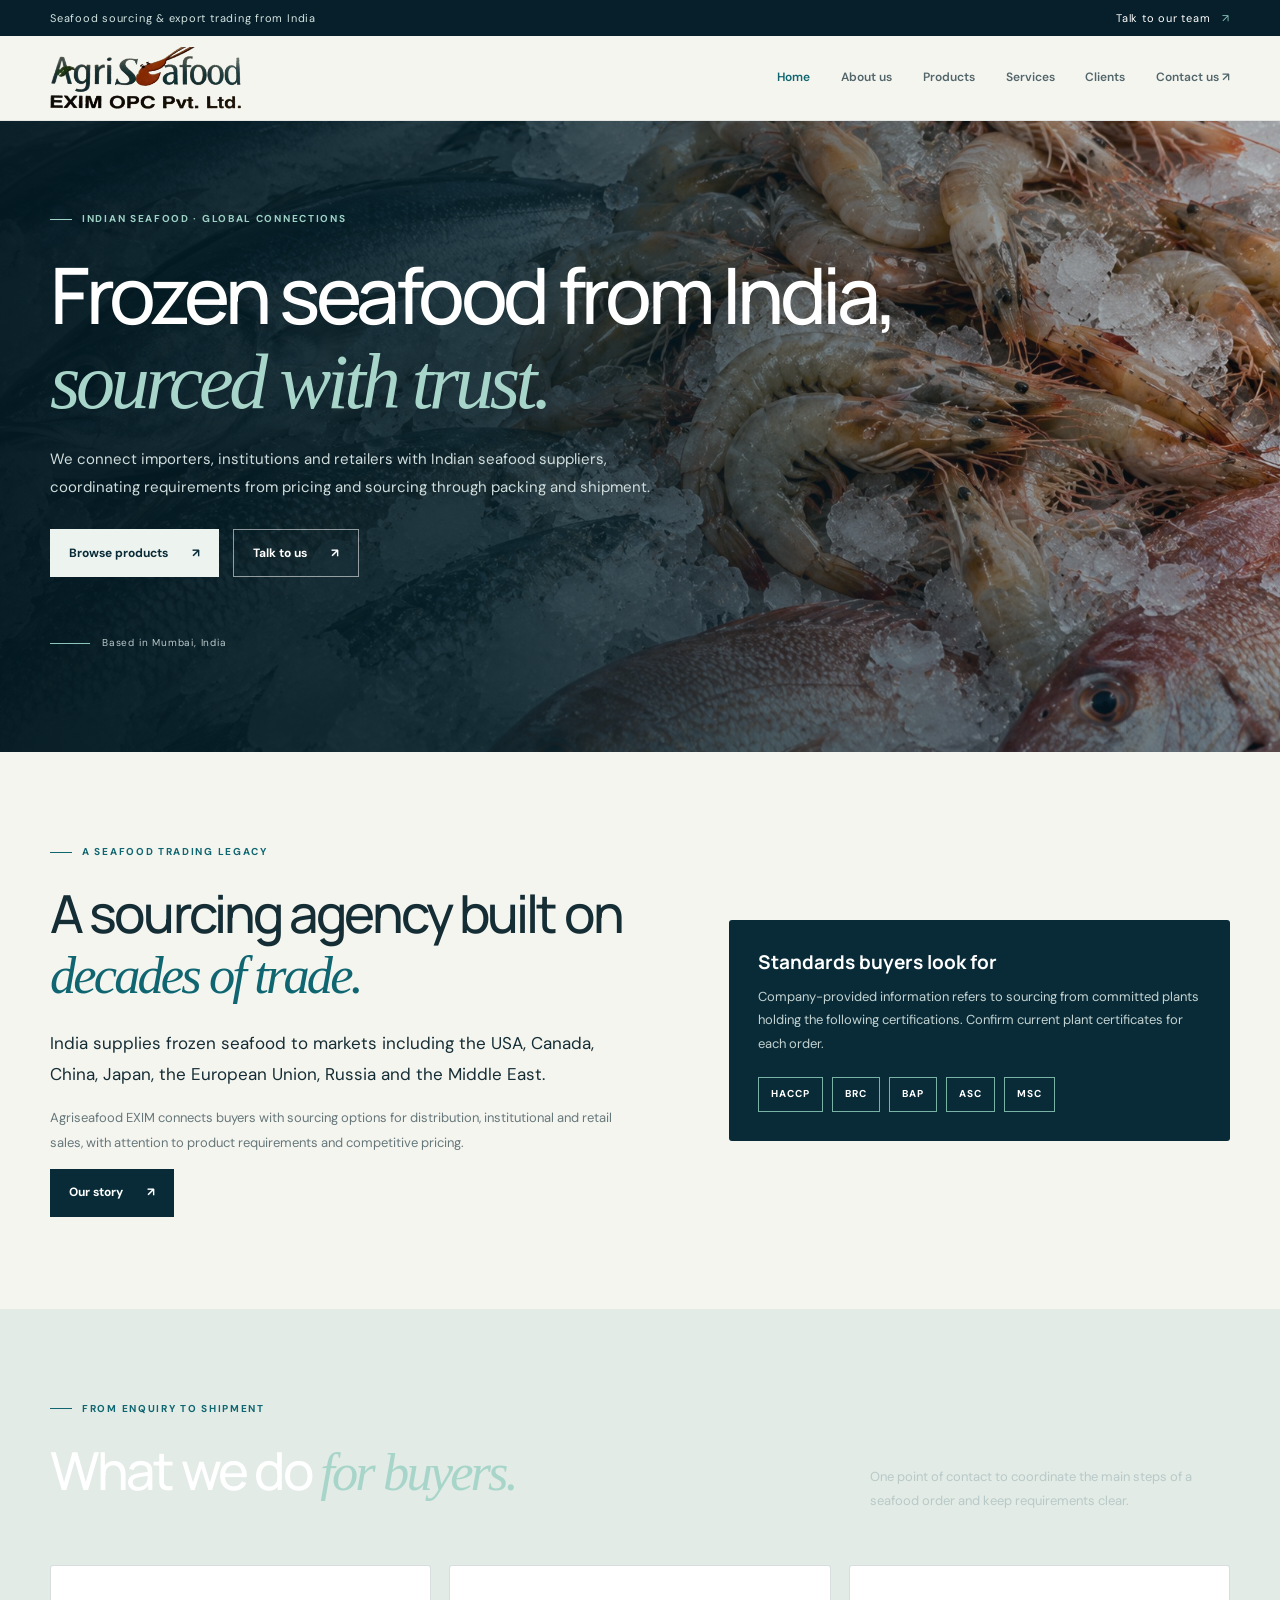
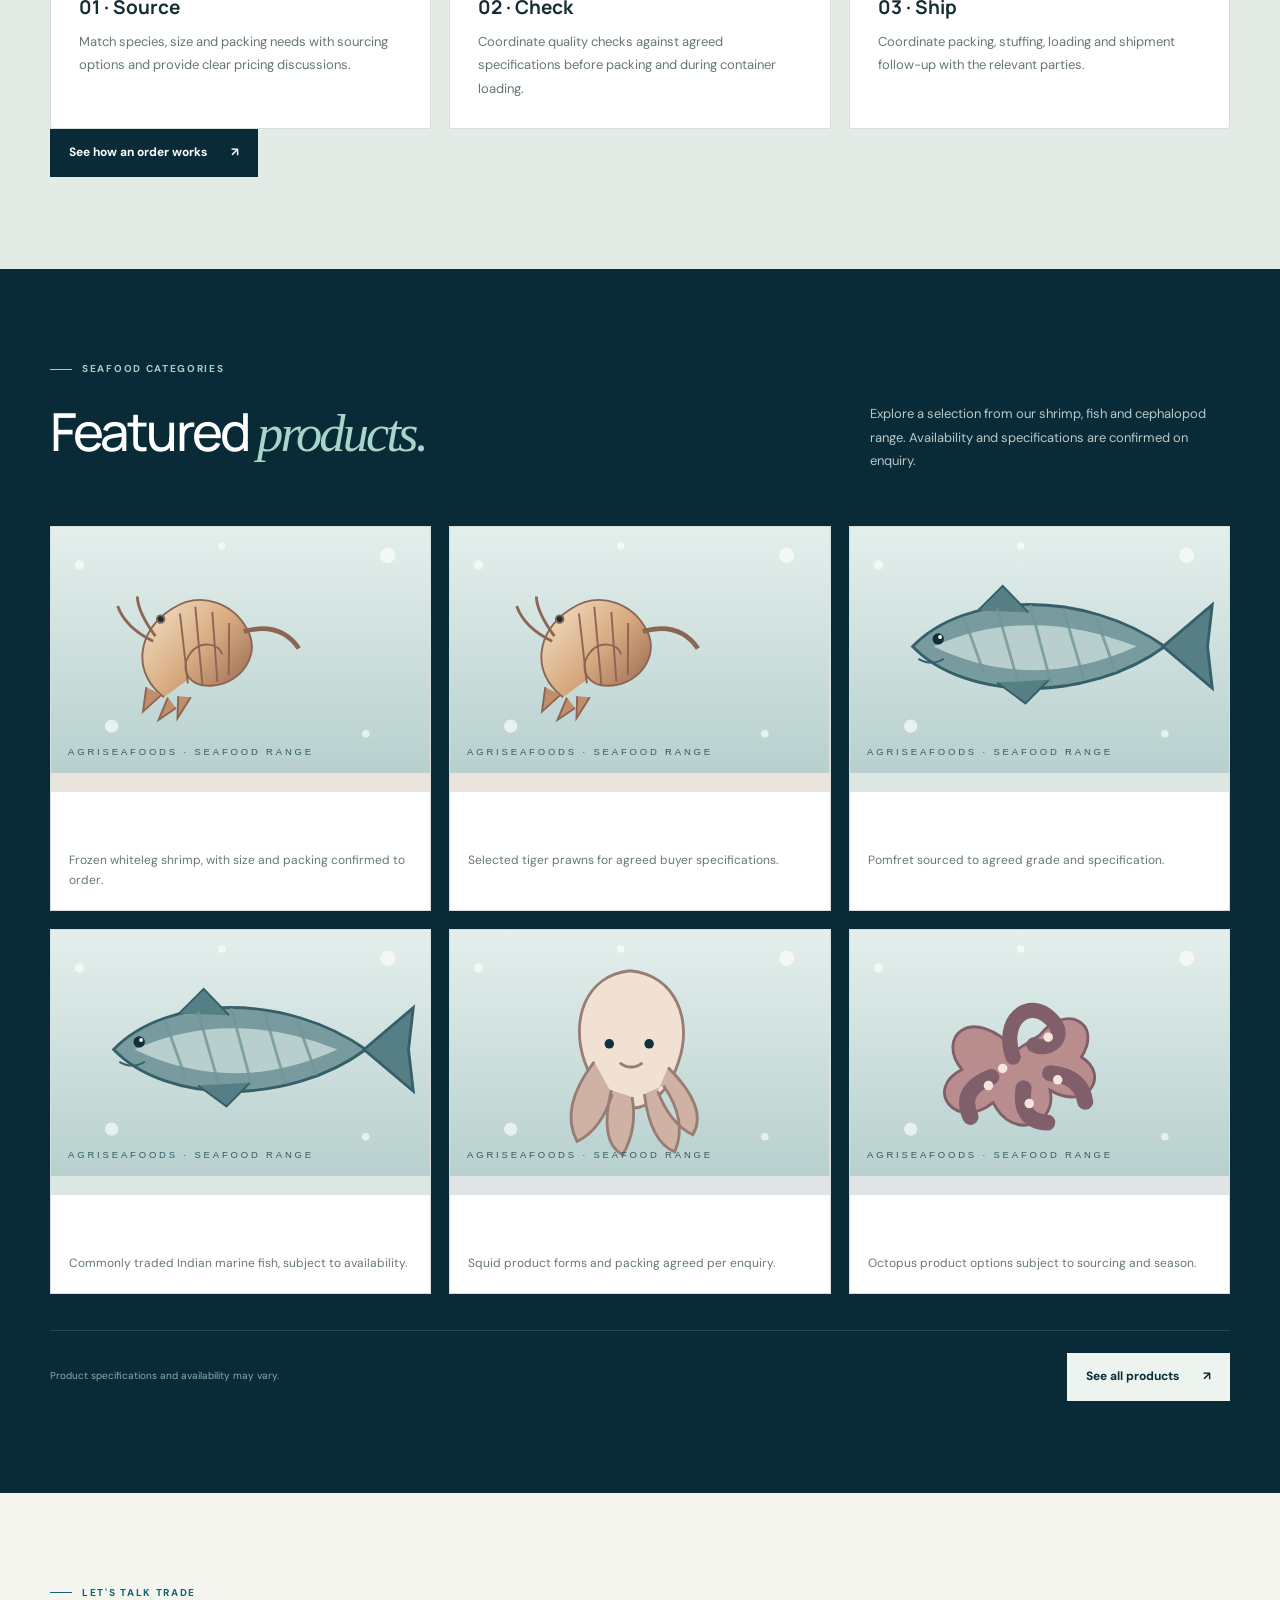
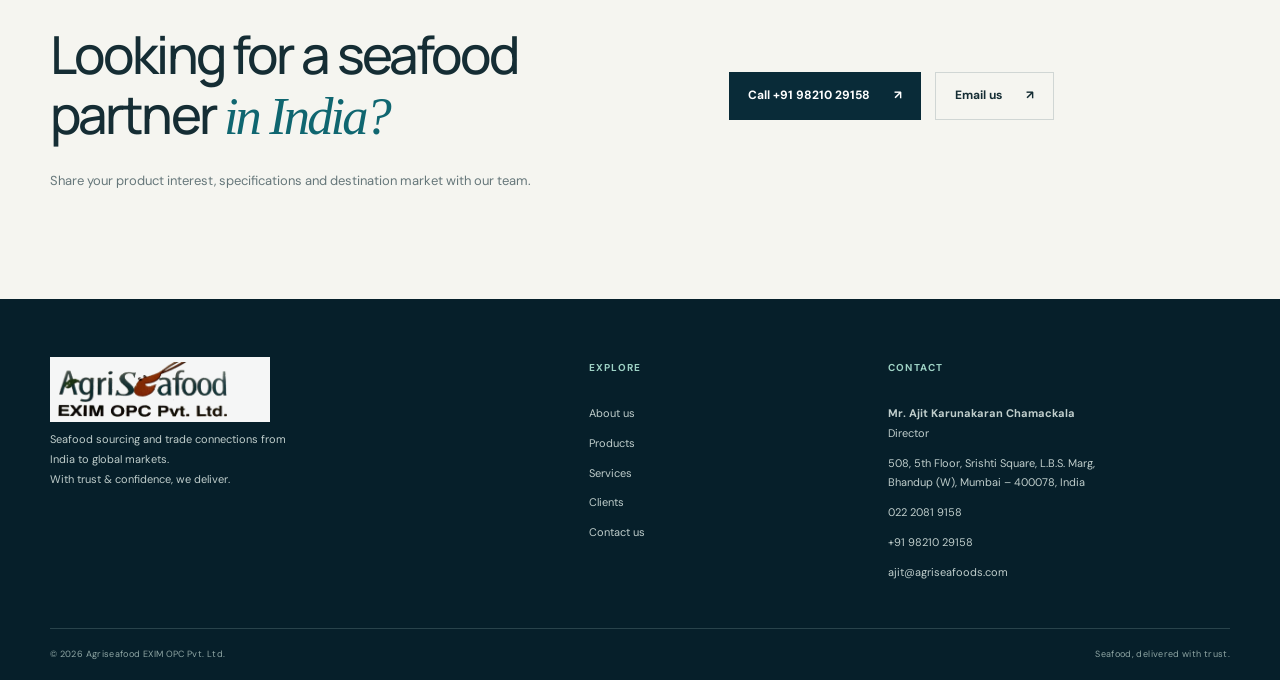
<file: index.html>
<!DOCTYPE html><html lang="en"><head><meta charset="utf-8"><meta name="viewport" content="width=device-width, initial-scale=1"><title>Agriseafood EXIM OPC Pvt. Ltd. | Frozen Seafood Sourcing from India</title><meta name="description" content="Frozen seafood sourcing agency in Mumbai. Shrimp, fish and cephalopods from Indian suppliers."><link rel="stylesheet" href="style.css"><script src="art.js" defer></script><script src="main.js" defer></script></head><body><div id="site-header"></div><main>
<section class="hero"><div class="hero-image" style="background-image:linear-gradient(90deg,rgba(3,25,34,.3),rgba(4,31,40,.1)),url('seafood-hero.jpg')"></div><div class="hero-shade"></div><div class="container hero-content"><p class="eyebrow light"><span></span> INDIAN SEAFOOD · GLOBAL CONNECTIONS</p><h1>Frozen seafood from India,<br><em>sourced with trust.</em></h1><p class="hero-copy">We connect importers, institutions and retailers with Indian seafood suppliers, coordinating requirements from pricing and sourcing through packing and shipment.</p><div class="hero-actions"><a class="button button-light" href="products.html">Browse products <span>↗</span></a><a class="button button-ghost" href="contact.html">Talk to us <span>↗</span></a></div><div class="hero-note"><span class="note-line"></span><span>Based in Mumbai, India</span></div></div></section>
<section class="section-pad"><div class="container two"><div><p class="eyebrow"><span></span> A SEAFOOD TRADING LEGACY</p><h2>A sourcing agency built on <em>decades of trade.</em></h2><p class="lead">India supplies frozen seafood to markets including the USA, Canada, China, Japan, the European Union, Russia and the Middle East.</p><p class="muted">Agriseafood EXIM connects buyers with sourcing options for distribution, institutional and retail sales, with attention to product requirements and competitive pricing.</p><div class="btns"><a class="button button-dark" href="about.html">Our story <span>↗</span></a></div></div><div class="box tint"><h3>Standards buyers look for</h3><p>Company-provided information refers to sourcing from committed plants holding the following certifications. Confirm current plant certificates for each order.</p><div class="badges"><span>HACCP</span><span>BRC</span><span>BAP</span><span>ASC</span><span>MSC</span></div></div></div></section>
<section class="section-pad alt"><div class="container"><div class="section-heading"><div><p class="eyebrow"><span></span> FROM ENQUIRY TO SHIPMENT</p><h2>What we do <em>for buyers.</em></h2></div><p>One point of contact to coordinate the main steps of a seafood order and keep requirements clear.</p></div><div class="three"><div class="box"><h3>01 · Source</h3><p>Match species, size and packing needs with sourcing options and provide clear pricing discussions.</p></div><div class="box"><h3>02 · Check</h3><p>Coordinate quality checks against agreed specifications before packing and during container loading.</p></div><div class="box"><h3>03 · Ship</h3><p>Coordinate packing, stuffing, loading and shipment follow-up with the relevant parties.</p></div></div><div class="btns"><a class="button button-dark" href="services.html">See how an order works <span>↗</span></a></div></div></section>
<section class="section-pad dark-section"><div class="container"><div class="section-heading"><div><p class="eyebrow light"><span></span> SEAFOOD CATEGORIES</p><h2>Featured <em>products.</em></h2></div><p>Explore a selection from our shrimp, fish and cephalopod range. Availability and specifications are confirmed on enquiry.</p></div><div class="pgrid" data-products="featured"></div><div class="products-bottom"><span>Product specifications and availability may vary.</span><a class="button button-light" href="products.html">See all products <span>↗</span></a></div></div></section>
<section class="section-pad"><div class="container two"><div><p class="eyebrow"><span></span> LET'S TALK TRADE</p><h2>Looking for a seafood partner <em>in India?</em></h2><p class="muted">Share your product interest, specifications and destination market with our team.</p></div><div class="btns"><a class="button button-dark" href="tel:+919821029158">Call +91 98210 29158 <span>↗</span></a><a class="button" style="border:1px solid var(--line)" href="mailto:ajit@agriseafoods.com">Email us <span>↗</span></a></div></div></section>
</main><div id="site-footer"></div></body></html>
</file>
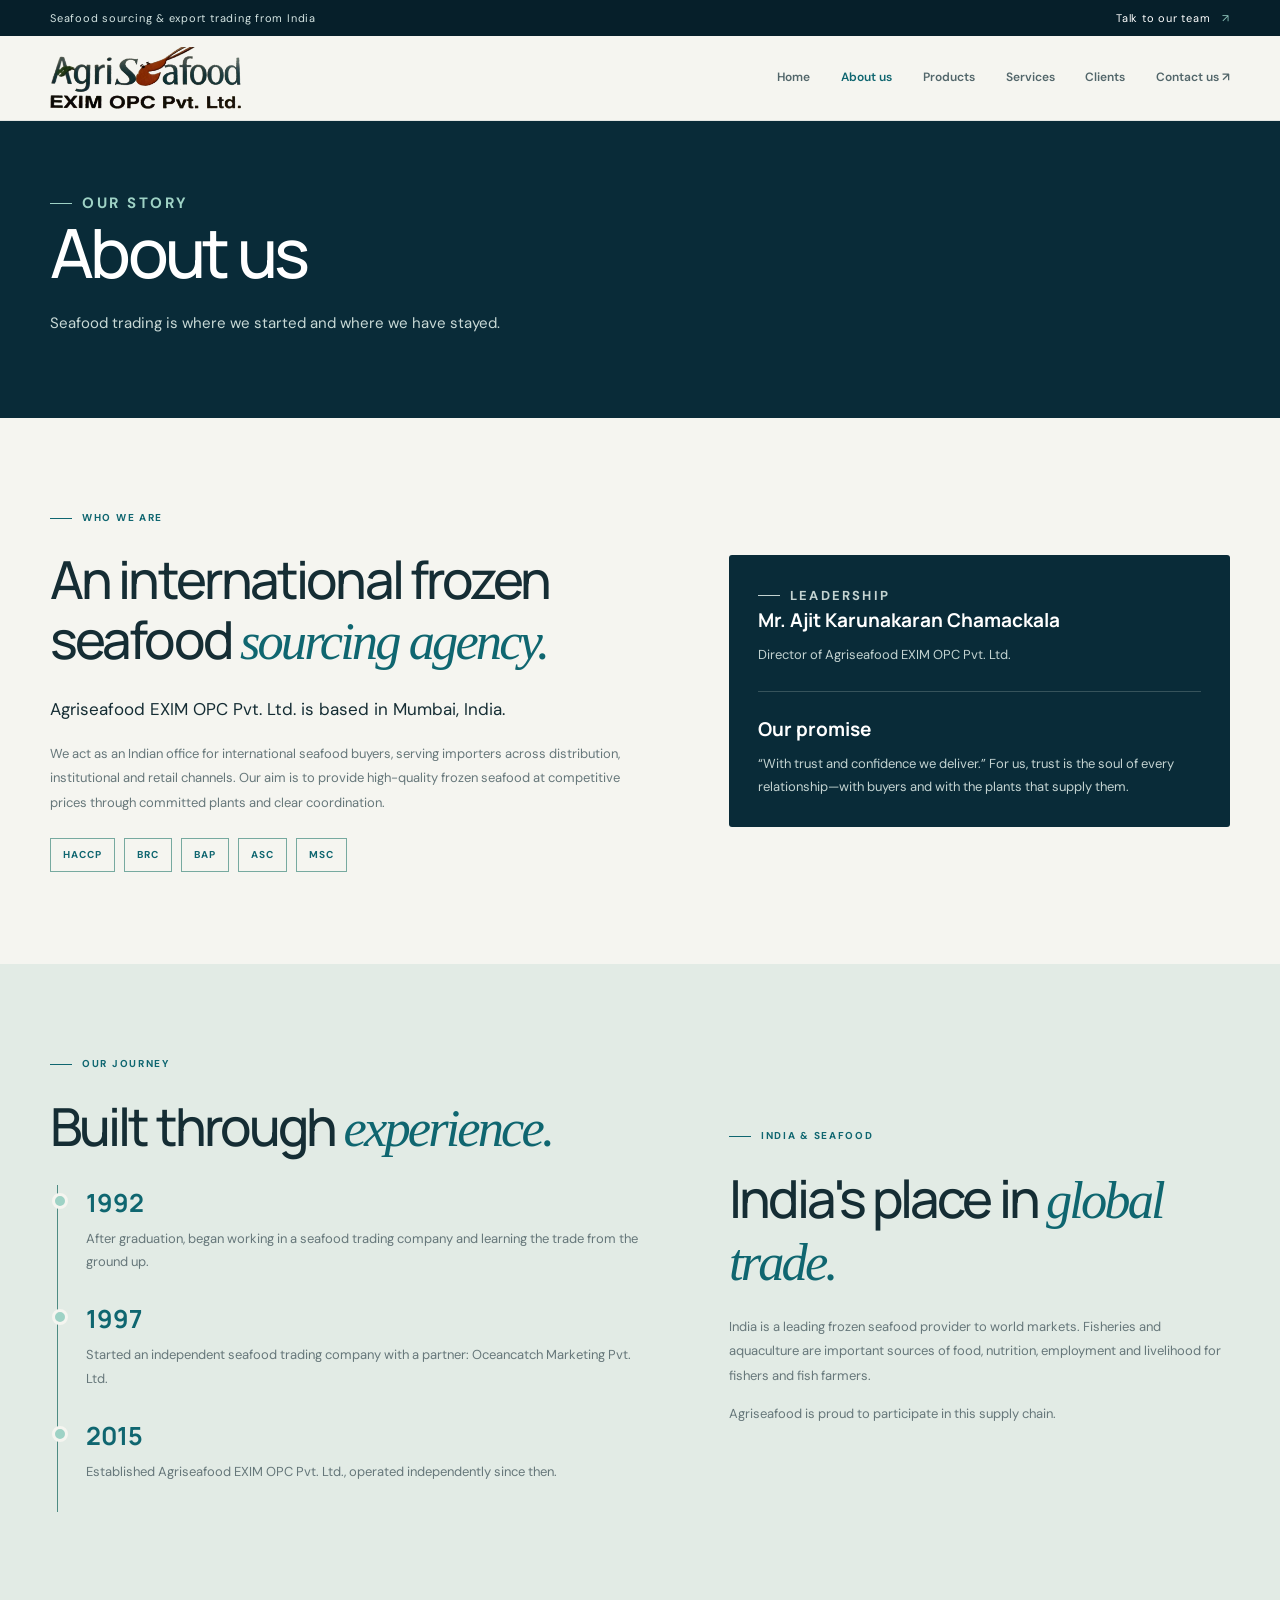
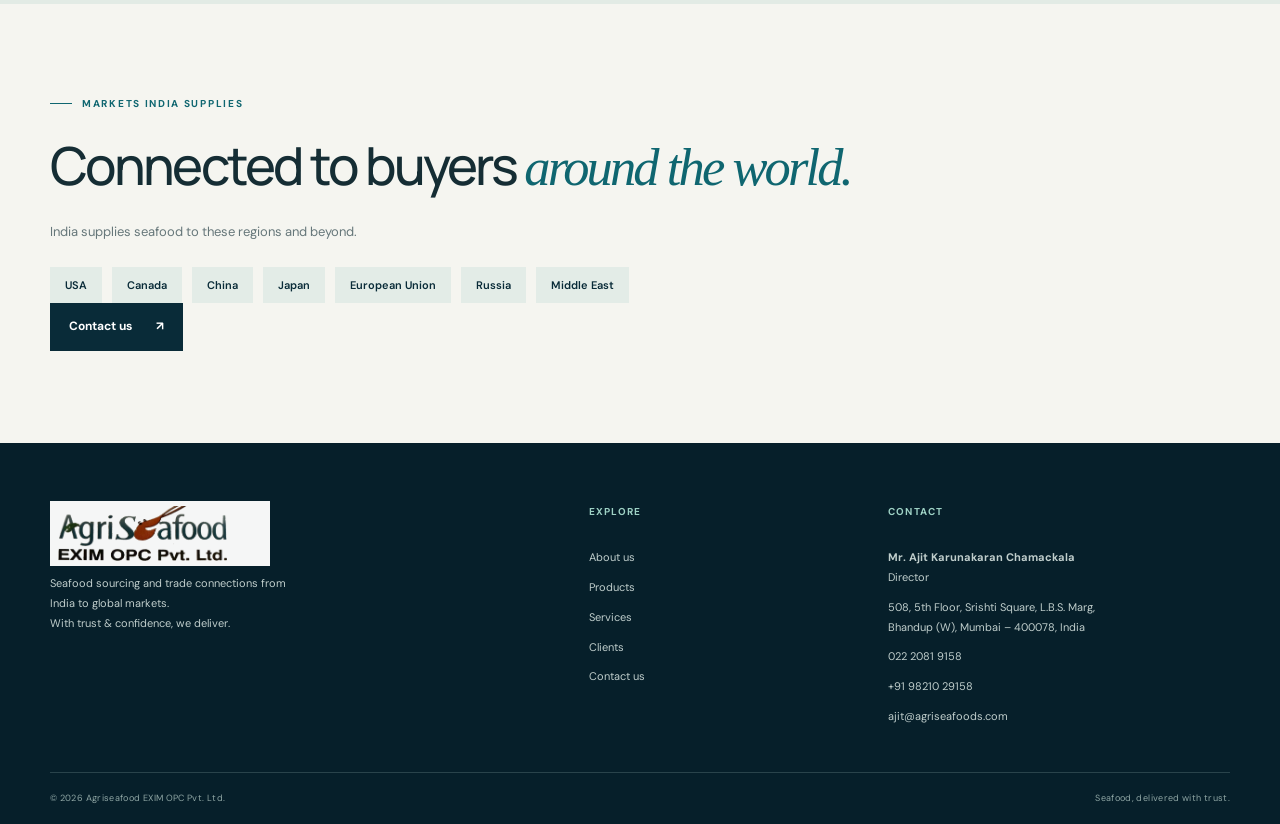
<file: about.html>
<!DOCTYPE html><html lang="en"><head><meta charset="utf-8"><meta name="viewport" content="width=device-width, initial-scale=1"><title>About Us | Agriseafood EXIM OPC Pvt. Ltd.</title><link rel="stylesheet" href="style.css"><script src="art.js" defer></script><script src="main.js" defer></script></head><body><div id="site-header"></div><main>
<section class="phero"><div class="container"><p class="eyebrow light"><span></span> OUR STORY</p><h1>About us</h1><p>Seafood trading is where we started and where we have stayed.</p></div></section>
<section class="section-pad"><div class="container two"><div><p class="eyebrow"><span></span> WHO WE ARE</p><h2>An international frozen seafood <em>sourcing agency.</em></h2><p class="lead">Agriseafood EXIM OPC Pvt. Ltd. is based in Mumbai, India.</p><p class="muted">We act as an Indian office for international seafood buyers, serving importers across distribution, institutional and retail channels. Our aim is to provide high-quality frozen seafood at competitive prices through committed plants and clear coordination.</p><div class="badges"><span>HACCP</span><span>BRC</span><span>BAP</span><span>ASC</span><span>MSC</span></div></div><div class="box tint"><p class="eyebrow light"><span></span> LEADERSHIP</p><h3>Mr. Ajit Karunakaran Chamackala</h3><p>Director of Agriseafood EXIM OPC Pvt. Ltd.</p><hr style="border:0;border-top:1px solid #36535b;margin:24px 0"><h3>Our promise</h3><p>“With trust and confidence we deliver.” For us, trust is the soul of every relationship—with buyers and with the plants that supply them.</p></div></div></section>
<section class="section-pad alt"><div class="container two"><div><p class="eyebrow"><span></span> OUR JOURNEY</p><h2>Built through <em>experience.</em></h2><div class="timeline"><div class="timeline-item"><strong>1992</strong><p>After graduation, began working in a seafood trading company and learning the trade from the ground up.</p></div><div class="timeline-item"><strong>1997</strong><p>Started an independent seafood trading company with a partner: Oceancatch Marketing Pvt. Ltd.</p></div><div class="timeline-item"><strong>2015</strong><p>Established Agriseafood EXIM OPC Pvt. Ltd., operated independently since then.</p></div></div></div><div><p class="eyebrow"><span></span> INDIA & SEAFOOD</p><h2>India's place in <em>global trade.</em></h2><p class="muted">India is a leading frozen seafood provider to world markets. Fisheries and aquaculture are important sources of food, nutrition, employment and livelihood for fishers and fish farmers.</p><p class="muted">Agriseafood is proud to participate in this supply chain.</p></div></div></section>
<section class="section-pad"><div class="container"><p class="eyebrow"><span></span> MARKETS INDIA SUPPLIES</p><h2>Connected to buyers <em>around the world.</em></h2><p class="muted">India supplies seafood to these regions and beyond.</p><div class="countries"><span>USA</span><span>Canada</span><span>China</span><span>Japan</span><span>European Union</span><span>Russia</span><span>Middle East</span></div><div class="btns"><a class="button button-dark" href="contact.html">Contact us <span>↗</span></a></div></div></section>
</main><div id="site-footer"></div></body></html>
</file>
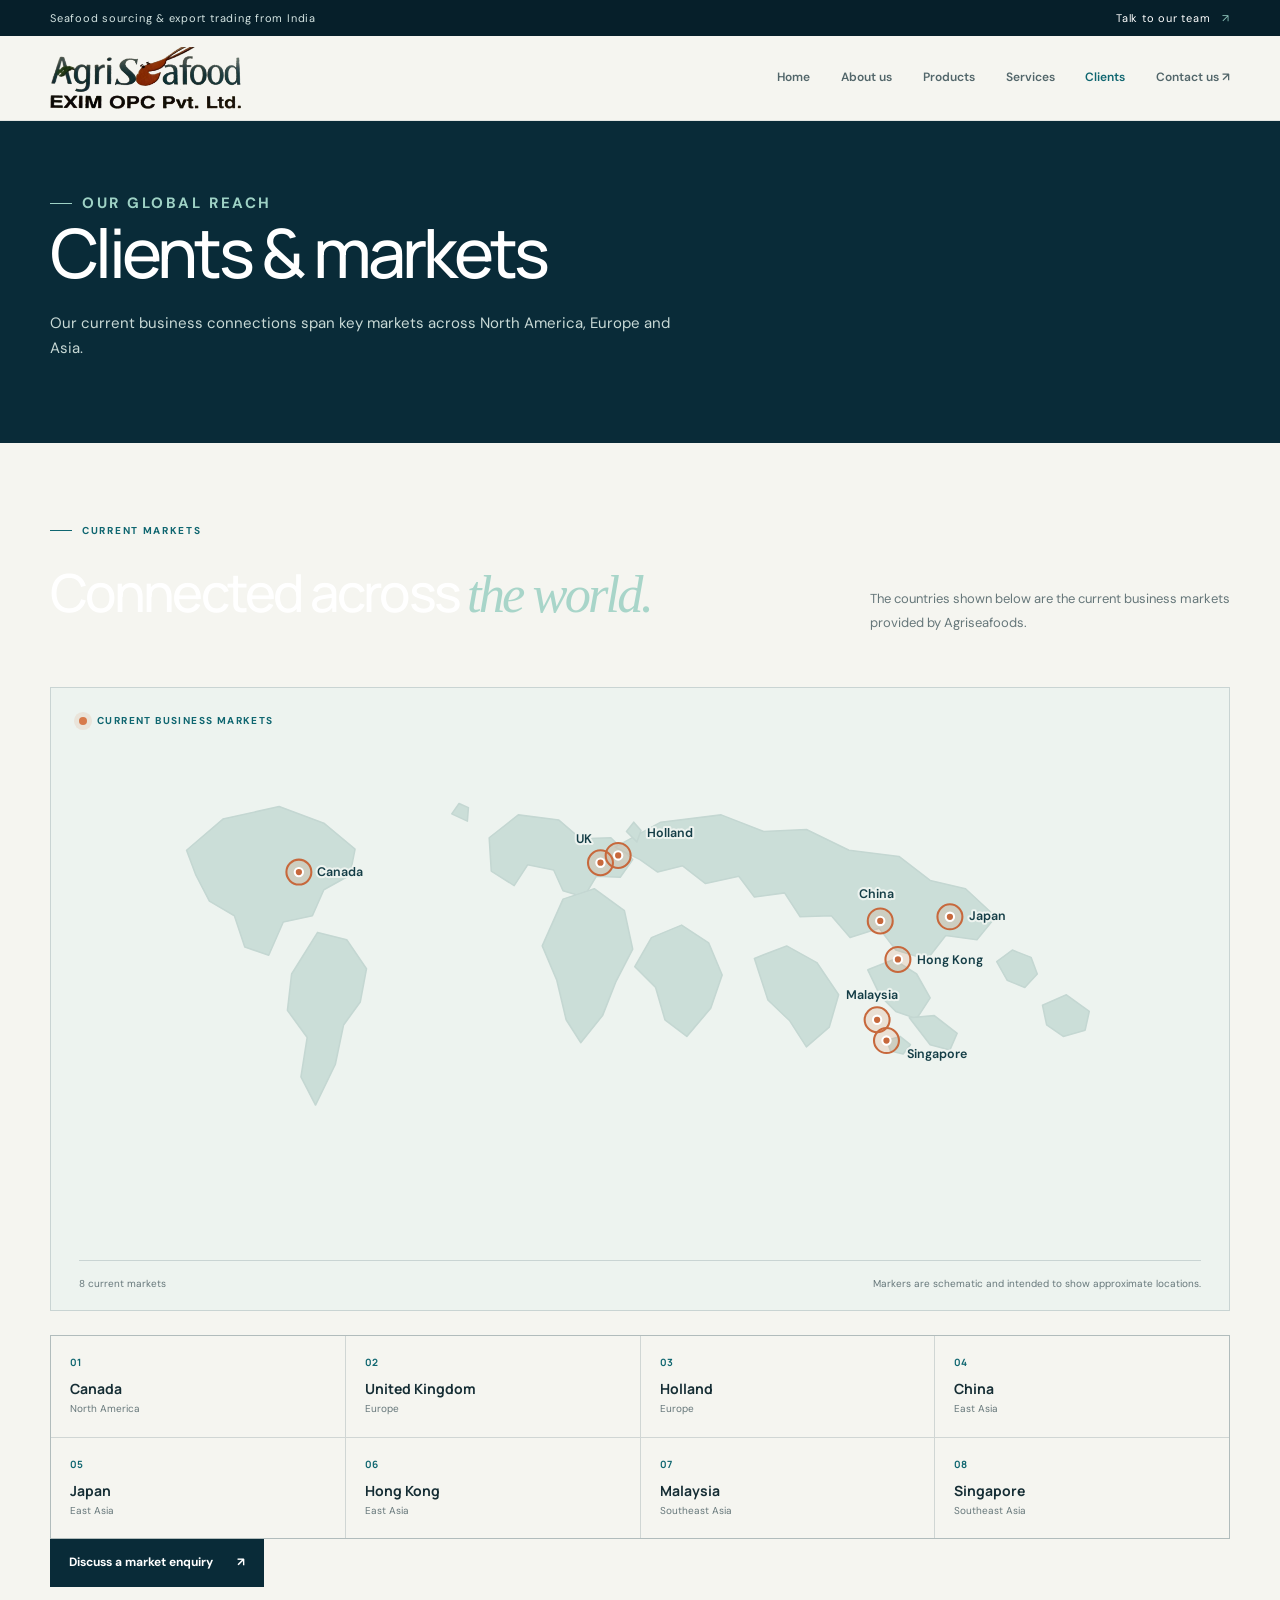
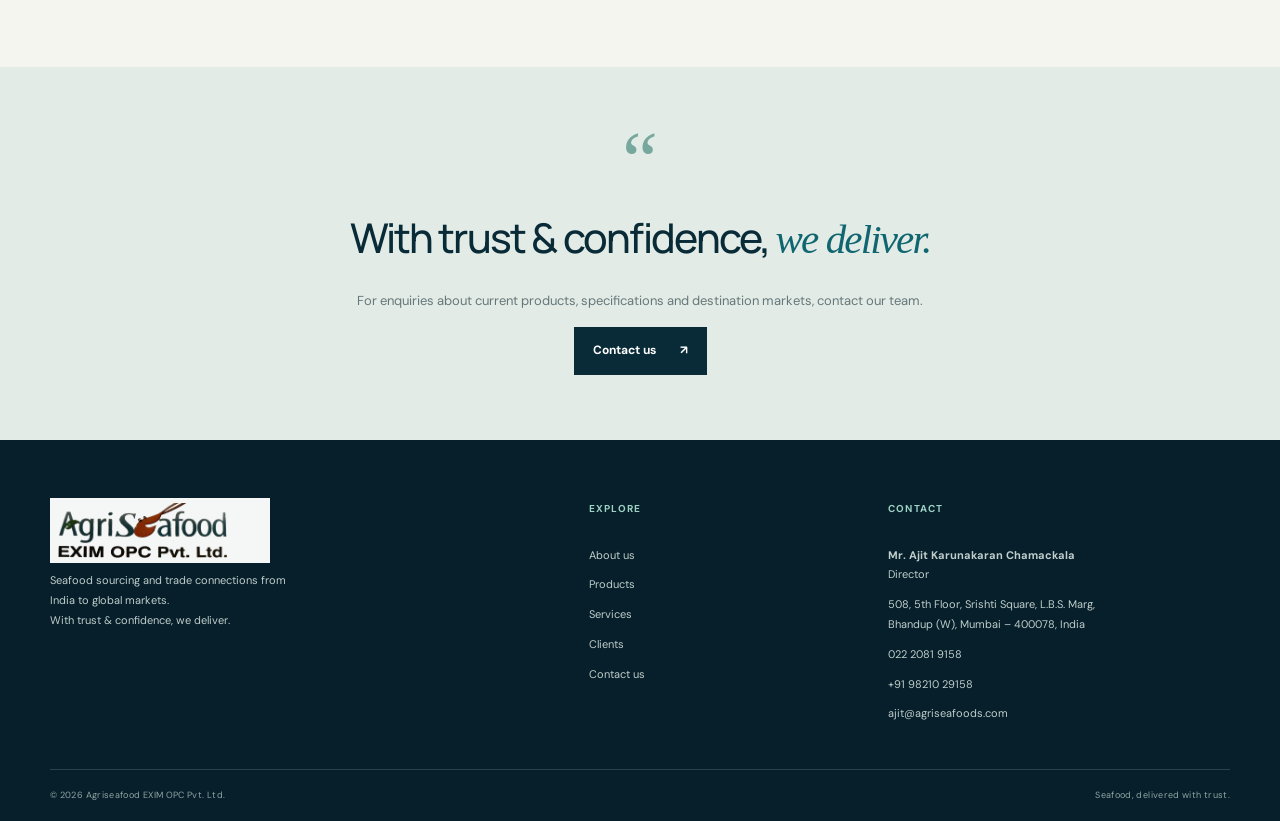
<file: clients.html>
<!DOCTYPE html><html lang="en"><head><meta charset="utf-8"><meta name="viewport" content="width=device-width, initial-scale=1"><title>Clients & Markets | Agriseafood EXIM OPC Pvt. Ltd.</title><link rel="stylesheet" href="style.css"><script src="art.js" defer></script><script src="main.js" defer></script></head><body><div id="site-header"></div><main>
<section class="phero"><div class="container"><p class="eyebrow light"><span></span> OUR GLOBAL REACH</p><h1>Clients & markets</h1><p>Our current business connections span key markets across North America, Europe and Asia.</p></div></section>
<section class="page-section"><div class="container"><div class="section-heading clients-heading"><div><p class="eyebrow"><span></span> CURRENT MARKETS</p><h2>Connected across <em>the world.</em></h2></div><p class="clients-description">The countries shown below are the current business markets provided by Agriseafoods.</p></div>
<div class="world-map-panel"><div class="map-label"><span class="map-dot"></span> CURRENT BUSINESS MARKETS</div><svg class="world-map" viewBox="0 0 1000 500" role="img" aria-labelledby="mapTitle mapDesc"><title id="mapTitle">Agriseafoods current business markets</title><desc id="mapDesc">A stylized world map with markers for Canada, the United Kingdom, Holland, China, Japan, Hong Kong, Malaysia and Singapore.</desc>
<g class="land" stroke="#c4d7d2" stroke-width="1.5" stroke-linejoin="round">
<path d="M64 106 L99 76 153 64 196 80 226 105 221 130 196 144 185 169 157 175 143 207 120 199 110 169 86 155 73 130Z"/><path d="M190 185 L218 192 237 220 231 252 215 274 207 312 188 351 174 324 180 286 161 260 165 225Z"/>
<path d="M355 94 L383 72 422 77 443 95 472 94 493 115 481 132 458 131 446 151 426 145 417 125 392 120 379 140 357 126Z"/><path d="M426 153 L456 143 485 164 493 201 477 232 464 265 443 291 429 269 420 231 406 198Z"/>
<path d="M476 103 L520 79 578 72 619 88 660 86 701 106 749 112 779 135 813 143 842 170 824 192 794 188 776 211 746 202 730 181 702 190 684 169 654 170 639 147 610 151 595 131 563 138 541 121 517 127 500 115Z"/>
<path d="M511 190 L540 178 566 195 579 226 568 258 545 285 524 269 515 238 495 218Z"/><path d="M610 210 L641 198 670 214 691 245 682 276 660 295 644 270 623 250Z"/>
<path d="M719 221 L744 211 766 225 779 248 766 268 746 261 731 246Z"/><path d="M759 267 L783 265 805 282 798 298 779 293Z"/>
<path d="M843 213 L858 202 876 209 882 225 870 238 853 231Z"/><path d="M887 255 L910 245 932 261 928 279 907 285 891 274Z"/>
<path d="M319 71 L326 61 335 65 334 78Z"/><path d="M487 88 L494 79 501 87 497 98Z"/><path d="M737 289 L750 285 760 293 753 302 741 299Z"/>
</g>
<!-- approximate country locations; the markers are intentionally schematic, not borders -->
<g class="map-markers"><g class="map-marker" transform="translate(172 127)"><circle r="12"/><circle class="core" r="4"/><text x="17" y="4">Canada</text></g><g class="map-marker" transform="translate(462 118)"><circle r="12"/><circle class="core" r="4"/><text x="-16" y="-19" text-anchor="middle">UK</text></g><g class="map-marker" transform="translate(479 111)"><circle r="12"/><circle class="core" r="4"/><text x="28" y="-18">Holland</text></g><g class="map-marker" transform="translate(731 174)"><circle r="12"/><circle class="core" r="4"/><text x="-4" y="-22" text-anchor="middle">China</text></g><g class="map-marker" transform="translate(798 170)"><circle r="12"/><circle class="core" r="4"/><text x="18" y="3">Japan</text></g><g class="map-marker" transform="translate(748 211)"><circle r="12"/><circle class="core" r="4"/><text x="18" y="4">Hong Kong</text></g><g class="map-marker" transform="translate(728 269)"><circle r="12"/><circle class="core" r="4"/><text x="-5" y="-20" text-anchor="middle">Malaysia</text></g><g class="map-marker" transform="translate(737 289)"><circle r="12"/><circle class="core" r="4"/><text x="20" y="17">Singapore</text></g></g>
</svg><div class="map-foot"><span>8 current markets</span><span>Markers are schematic and intended to show approximate locations.</span></div></div>
<div class="market-list"><div><span class="market-index">01</span><strong>Canada</strong><small>North America</small></div><div><span class="market-index">02</span><strong>United Kingdom</strong><small>Europe</small></div><div><span class="market-index">03</span><strong>Holland</strong><small>Europe</small></div><div><span class="market-index">04</span><strong>China</strong><small>East Asia</small></div><div><span class="market-index">05</span><strong>Japan</strong><small>East Asia</small></div><div><span class="market-index">06</span><strong>Hong Kong</strong><small>East Asia</small></div><div><span class="market-index">07</span><strong>Malaysia</strong><small>Southeast Asia</small></div><div><span class="market-index">08</span><strong>Singapore</strong><small>Southeast Asia</small></div></div>
<div class="btns"><a class="button button-dark" href="contact.html">Discuss a market enquiry <span>↗</span></a></div></div></section>
<section class="quote-band"><div class="container"><div class="quote-mark">“</div><blockquote>With trust & confidence, <em>we deliver.</em></blockquote><p class="muted" style="margin-inline:auto">For enquiries about current products, specifications and destination markets, contact our team.</p><div class="btns" style="justify-content:center"><a class="button button-dark" href="contact.html">Contact us <span>↗</span></a></div></div></section>
</main><div id="site-footer"></div></body></html>
</file>
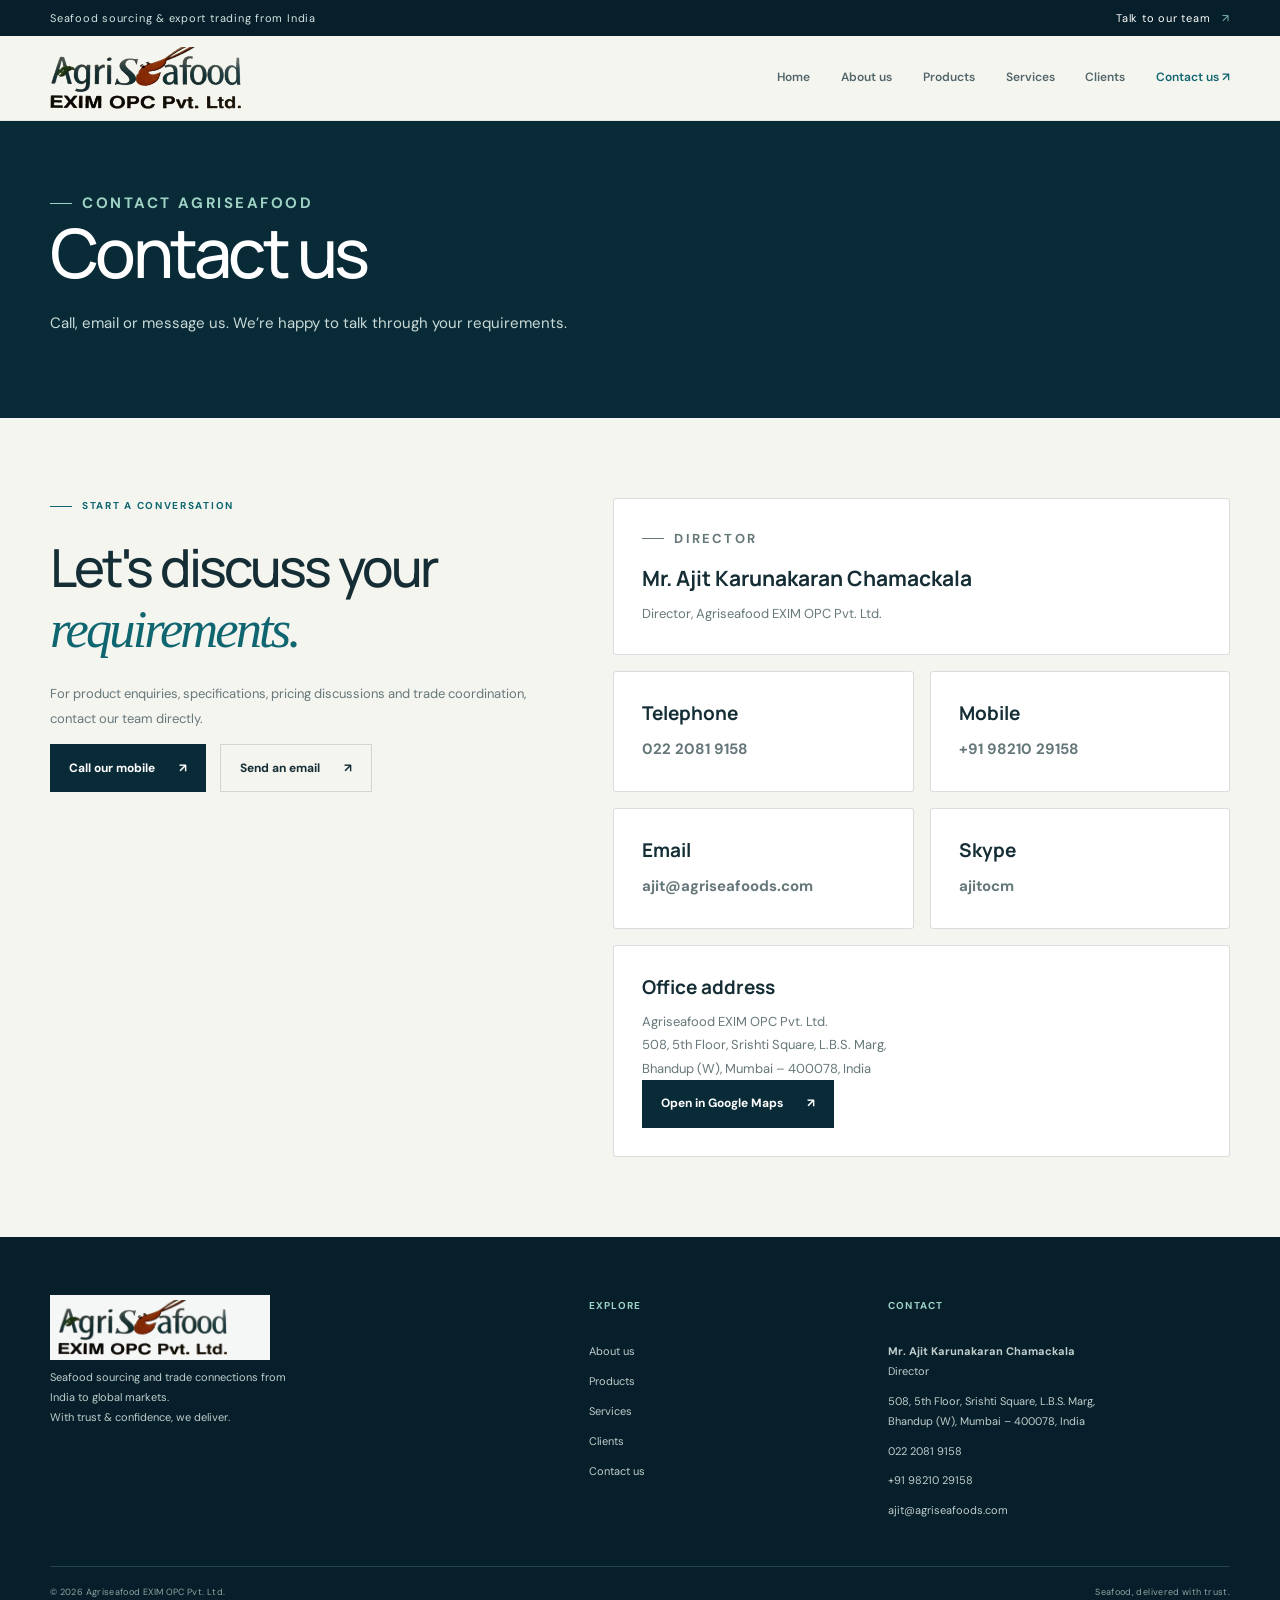
<file: contact.html>
<!DOCTYPE html><html lang="en"><head><meta charset="utf-8"><meta name="viewport" content="width=device-width, initial-scale=1"><title>Contact | Agriseafood EXIM OPC Pvt. Ltd.</title><link rel="stylesheet" href="style.css"><script src="art.js" defer></script><script src="main.js" defer></script></head><body><div id="site-header"></div><main>
<section class="phero"><div class="container"><p class="eyebrow light"><span></span> CONTACT AGRISEAFOOD</p><h1>Contact us</h1><p>Call, email or message us. We’re happy to talk through your requirements.</p></div></section>
<section class="page-section"><div class="container contact-layout"><div><p class="eyebrow"><span></span> START A CONVERSATION</p><h2>Let's discuss your <em>requirements.</em></h2><p class="muted">For product enquiries, specifications, pricing discussions and trade coordination, contact our team directly.</p><div class="btns"><a class="button button-dark" href="tel:+919821029158">Call our mobile <span>↗</span></a><a class="button" style="border:1px solid var(--line)" href="mailto:ajit@agriseafoods.com">Send an email <span>↗</span></a></div></div><div><div class="box director-box" style="margin-bottom:16px"><p class="eyebrow"><span></span> DIRECTOR</p><h3>Mr. Ajit Karunakaran Chamackala</h3><p>Director, Agriseafood EXIM OPC Pvt. Ltd.</p></div><div class="contact-grid"><div class="box"><h3>Telephone</h3><p><a href="tel:+912220819158">022 2081 9158</a></p></div><div class="box"><h3>Mobile</h3><p><a href="tel:+919821029158">+91 98210 29158</a></p></div><div class="box"><h3>Email</h3><p><a href="mailto:ajit@agriseafoods.com">ajit@agriseafoods.com</a></p></div><div class="box"><h3>Skype</h3><p><a href="skype:ajitocm?chat">ajitocm</a></p></div></div><div class="box" style="margin-top:16px"><h3>Office address</h3><p>Agriseafood EXIM OPC Pvt. Ltd.<br>508, 5th Floor, Srishti Square, L.B.S. Marg,<br>Bhandup (W), Mumbai – 400078, India</p><div class="btns"><a class="button button-dark" target="_blank" rel="noopener" href="https://www.google.com/maps/search/?api=1&query=Srishti+Square+LBS+Marg+Bhandup+West+Mumbai+400078">Open in Google Maps <span>↗</span></a></div></div></div></div></section>
</main><div id="site-footer"></div></body></html>
</file>
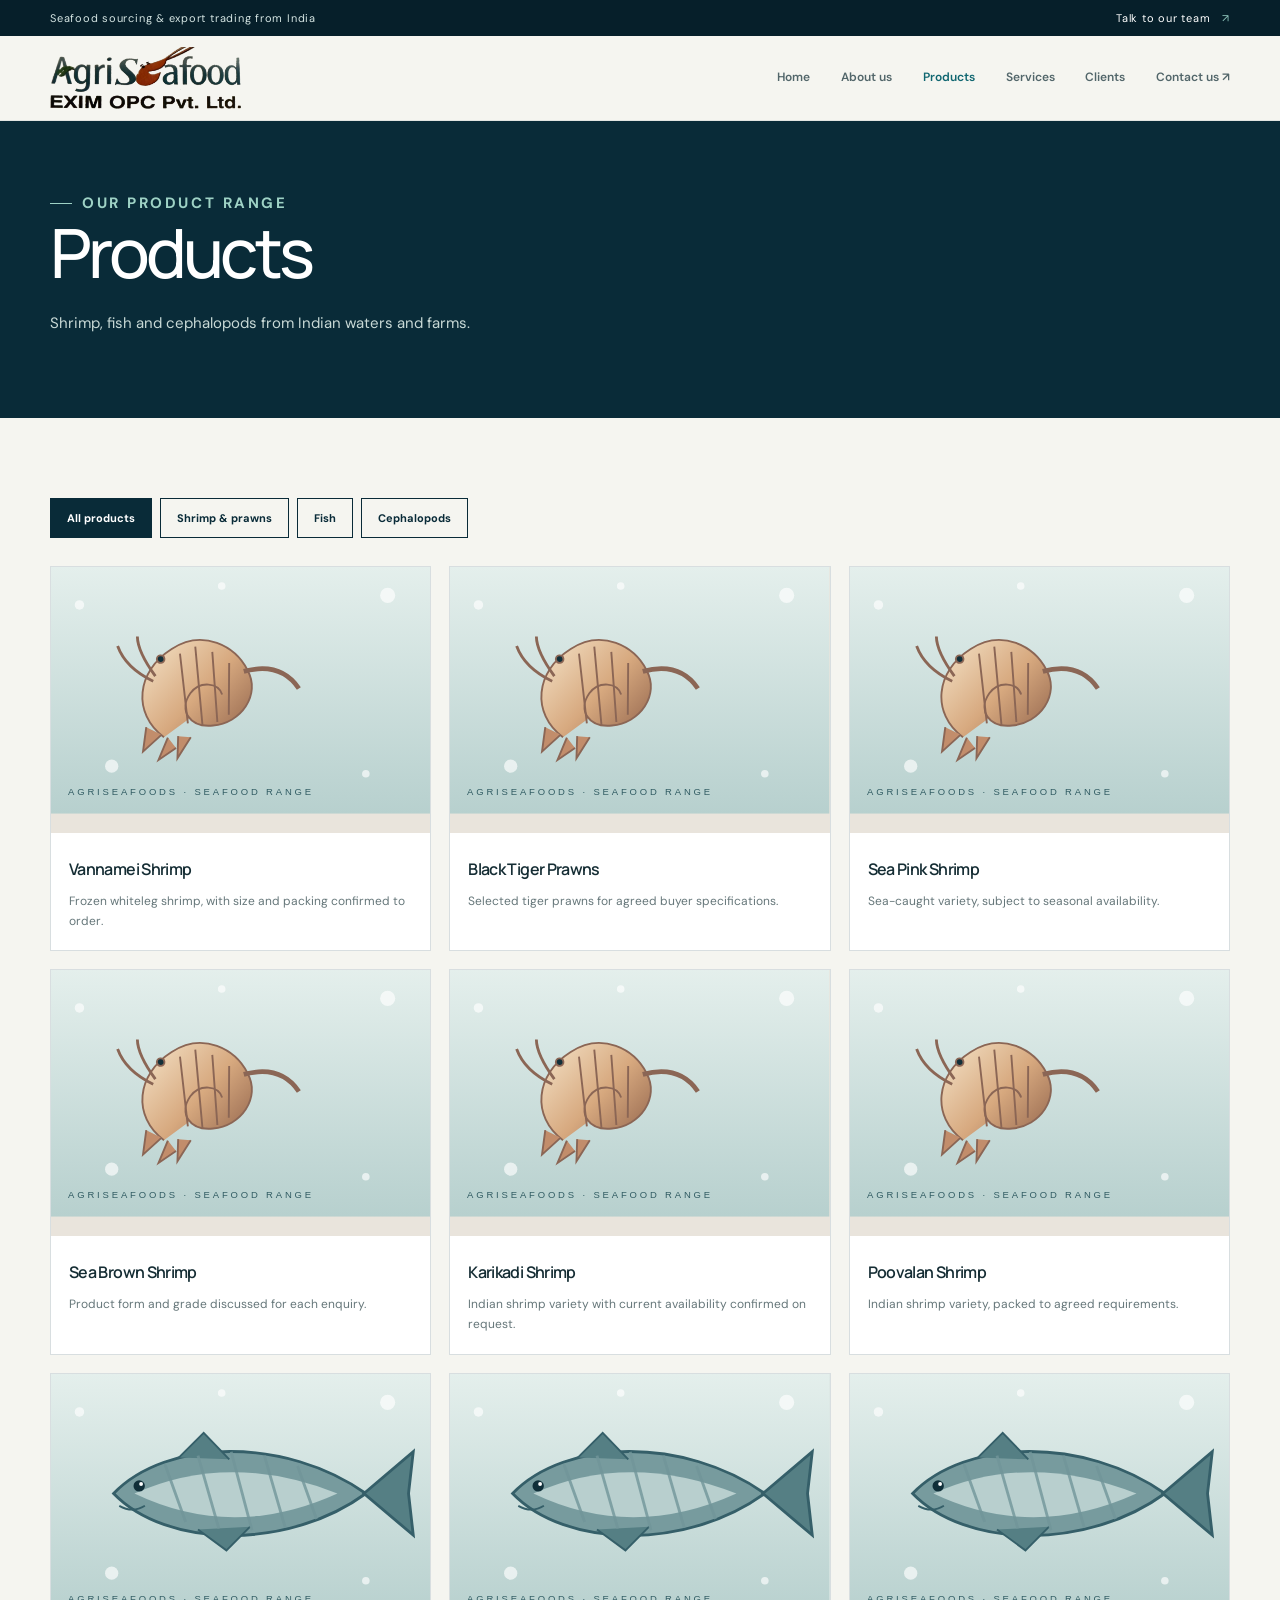
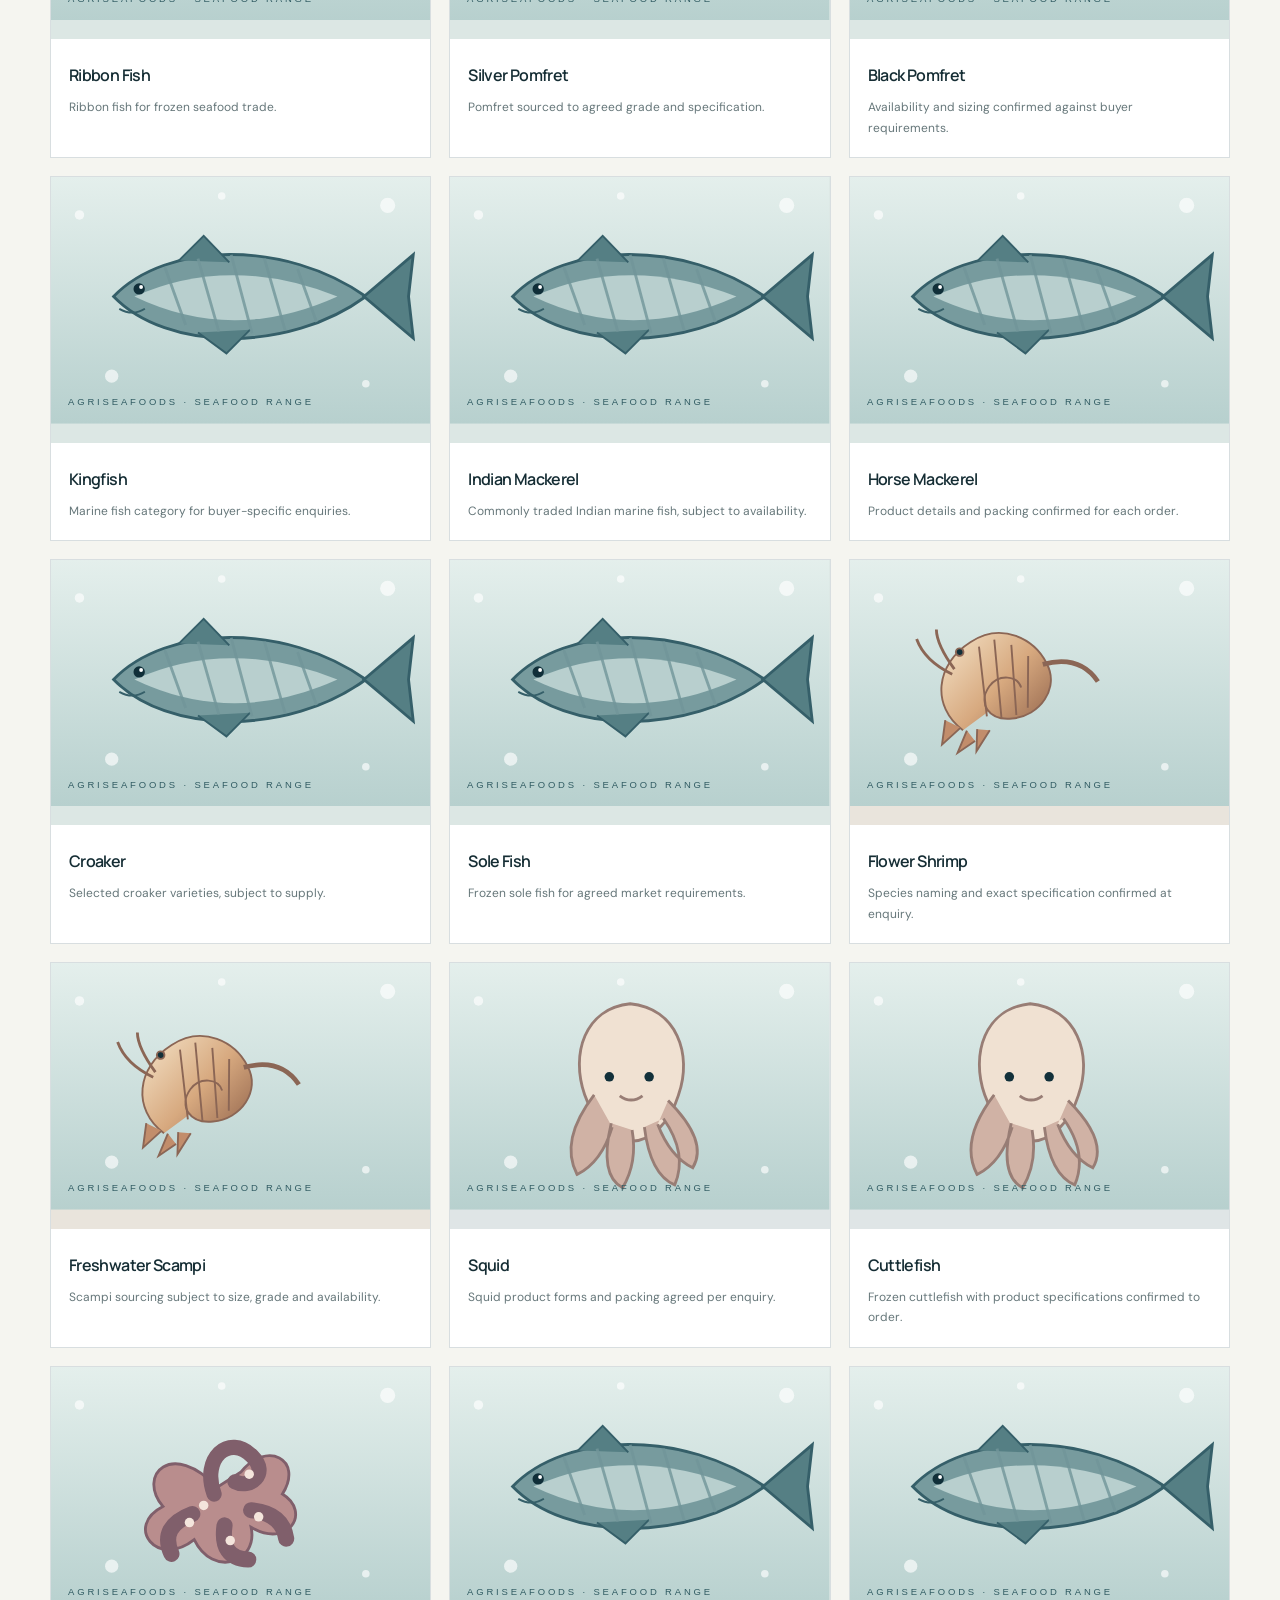
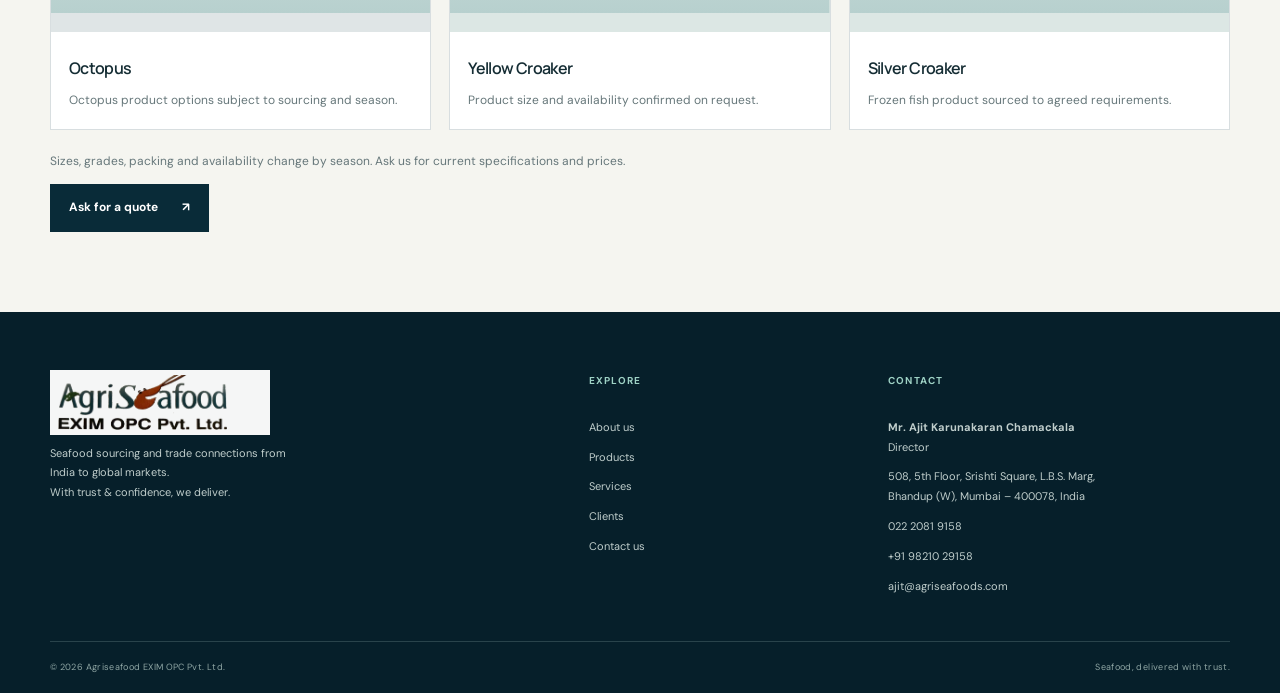
<file: products.html>
<!DOCTYPE html><html lang="en"><head><meta charset="utf-8"><meta name="viewport" content="width=device-width, initial-scale=1"><title>Products | Agriseafood EXIM OPC Pvt. Ltd.</title><link rel="stylesheet" href="style.css"><script src="art.js" defer></script><script src="main.js" defer></script></head><body><div id="site-header"></div><main>
<section class="phero"><div class="container"><p class="eyebrow light"><span></span> OUR PRODUCT RANGE</p><h1>Products</h1><p>Shrimp, fish and cephalopods from Indian waters and farms.</p></div></section>
<section class="page-section"><div class="container"><div class="filters" role="group" aria-label="Filter products"><button data-f="all" aria-pressed="true">All products</button><button data-f="shrimp" aria-pressed="false">Shrimp & prawns</button><button data-f="fish" aria-pressed="false">Fish</button><button data-f="cephalopod" aria-pressed="false">Cephalopods</button></div><div class="pgrid" data-products="all"></div><p class="note">Sizes, grades, packing and availability change by season. Ask us for current specifications and prices.</p><div class="btns"><a class="button button-dark" href="contact.html">Ask for a quote <span>↗</span></a></div></div></section>
</main><div id="site-footer"></div></body></html>
</file>
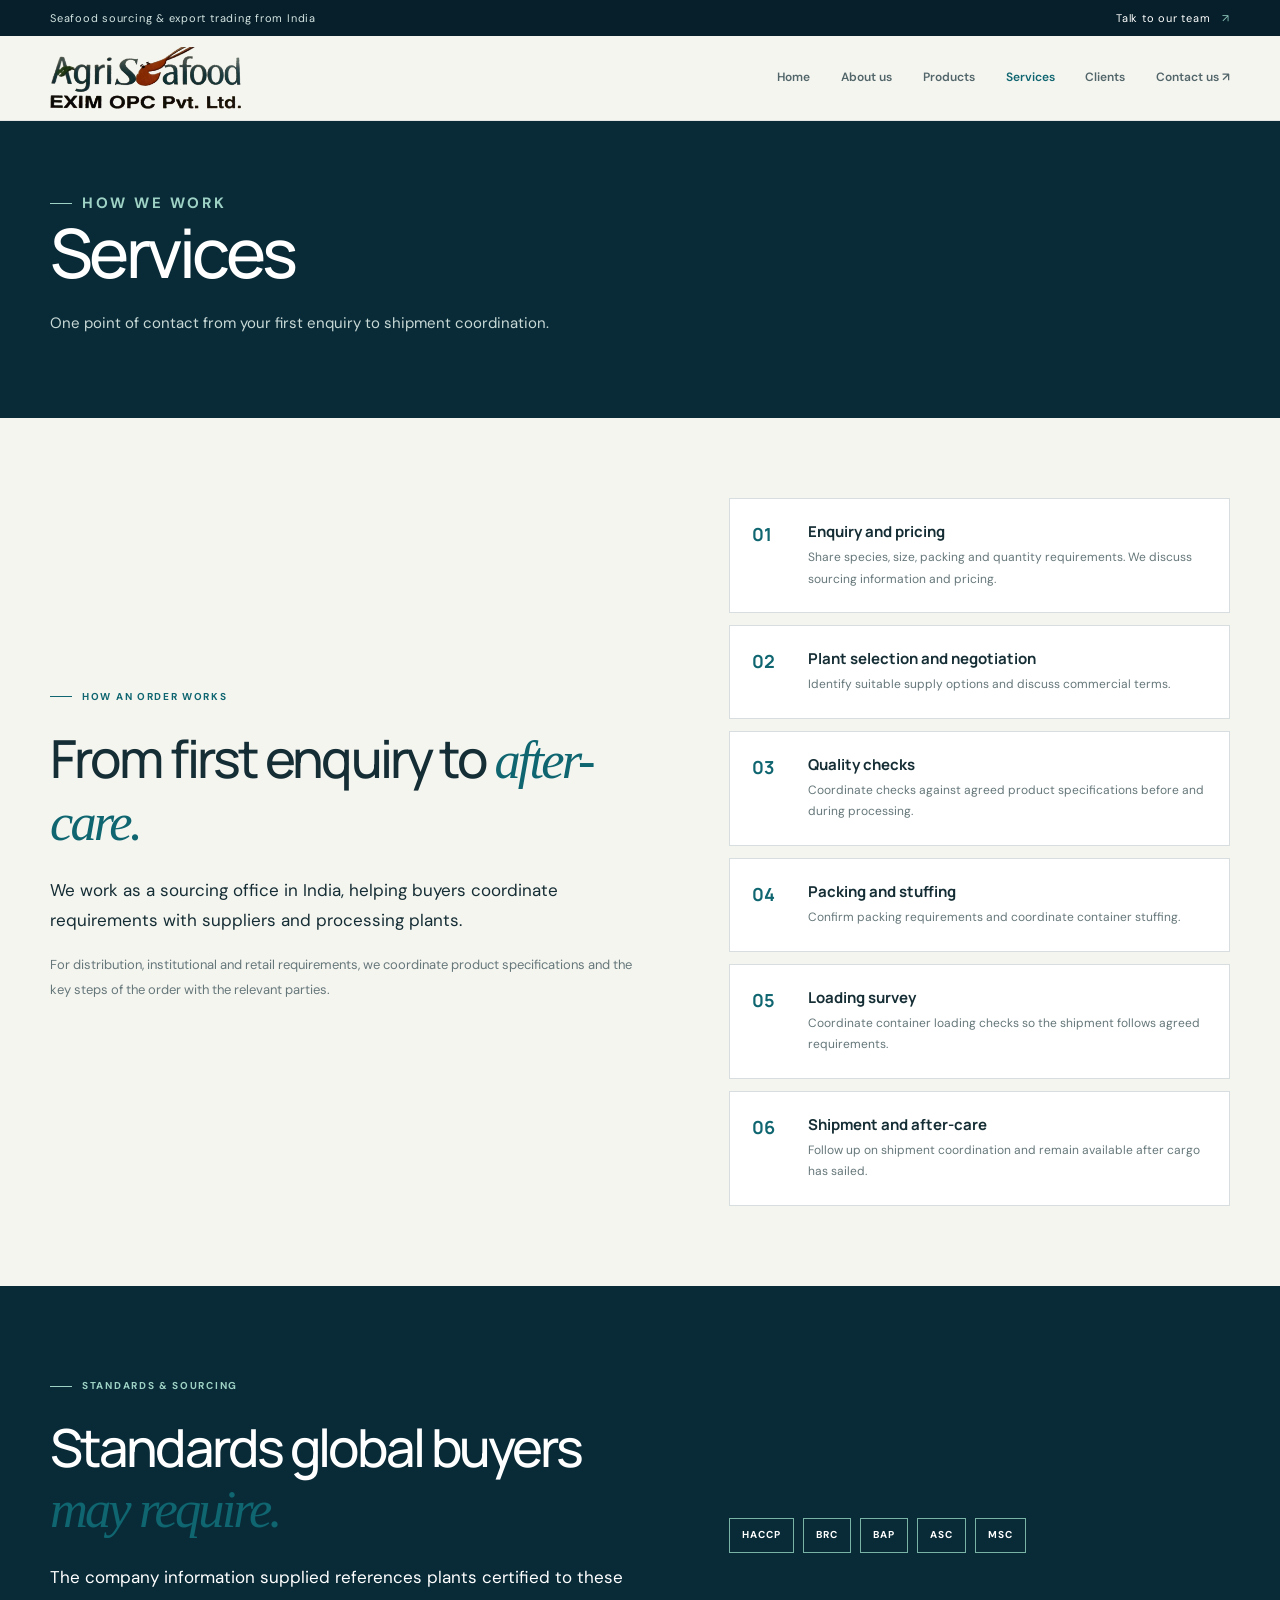
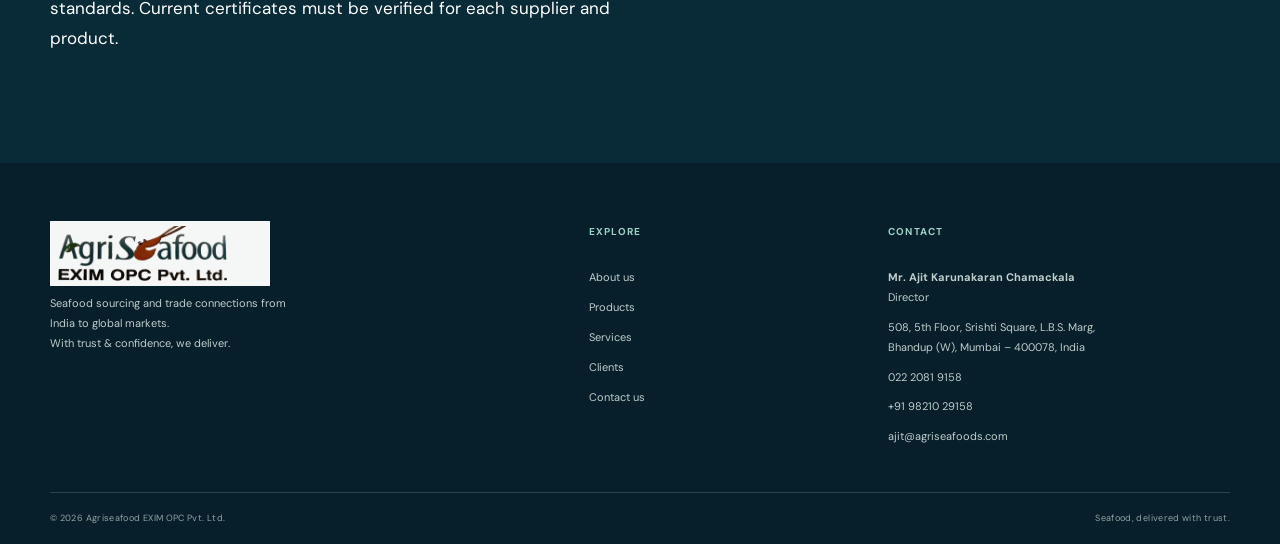
<file: services.html>
<!DOCTYPE html><html lang="en"><head><meta charset="utf-8"><meta name="viewport" content="width=device-width, initial-scale=1"><title>Services | Agriseafood EXIM OPC Pvt. Ltd.</title><link rel="stylesheet" href="style.css"><script src="art.js" defer></script><script src="main.js" defer></script></head><body><div id="site-header"></div><main>
<section class="phero"><div class="container"><p class="eyebrow light"><span></span> HOW WE WORK</p><h1>Services</h1><p>One point of contact from your first enquiry to shipment coordination.</p></div></section>
<section class="page-section"><div class="container two"><div><p class="eyebrow"><span></span> HOW AN ORDER WORKS</p><h2>From first enquiry to <em>after-care.</em></h2><p class="lead">We work as a sourcing office in India, helping buyers coordinate requirements with suppliers and processing plants.</p><p class="muted">For distribution, institutional and retail requirements, we coordinate product specifications and the key steps of the order with the relevant parties.</p></div><div class="service-steps"><article class="service-step"><h3>Enquiry and pricing</h3><p>Share species, size, packing and quantity requirements. We discuss sourcing information and pricing.</p></article><article class="service-step"><h3>Plant selection and negotiation</h3><p>Identify suitable supply options and discuss commercial terms.</p></article><article class="service-step"><h3>Quality checks</h3><p>Coordinate checks against agreed product specifications before and during processing.</p></article><article class="service-step"><h3>Packing and stuffing</h3><p>Confirm packing requirements and coordinate container stuffing.</p></article><article class="service-step"><h3>Loading survey</h3><p>Coordinate container loading checks so the shipment follows agreed requirements.</p></article><article class="service-step"><h3>Shipment and after-care</h3><p>Follow up on shipment coordination and remain available after cargo has sailed.</p></article></div></div></section>
<section class="section-pad dark-section"><div class="container two"><div><p class="eyebrow light"><span></span> STANDARDS & SOURCING</p><h2>Standards global buyers <em>may require.</em></h2><p class="lead">The company information supplied references plants certified to these standards. Current certificates must be verified for each supplier and product.</p></div><div class="badges"><span>HACCP</span><span>BRC</span><span>BAP</span><span>ASC</span><span>MSC</span></div></div></section>
</main><div id="site-footer"></div></body></html>
</file>
<file: style.css>
@import url('https://fonts.googleapis.com/css2?family=DM+Sans:wght@400;500;600;700&family=Manrope:wght@400;500;600;700;800&display=swap');
:root{--navy:#092b38;--navy-deep:#061f2a;--teal:#0f6670;--seafoam:#d9e8e3;--paper:#f5f5f0;--white:#fff;--ink:#152d34;--muted:#66777a;--line:rgba(17,54,62,.16);--serif:Georgia,'Times New Roman',serif}
*{box-sizing:border-box}html{scroll-behavior:smooth}body{margin:0;background:var(--paper);color:var(--ink);font-family:'DM Sans',sans-serif;-webkit-font-smoothing:antialiased;line-height:1.65}a{color:inherit;text-decoration:none}button{font:inherit}.container{width:min(1180px,calc(100% - 64px));margin-inline:auto}
.announcement{background:var(--navy-deep);color:#d5e5e3;font-size:11px;letter-spacing:.07em}.announcement-inner{display:flex;align-items:center;justify-content:space-between;min-height:36px}.announcement a{color:white}.announcement a span{margin-left:8px;color:#8ec5bb}
.site-header{background:var(--paper);position:sticky;top:0;z-index:20;border-bottom:1px solid rgba(8,43,56,.08)}.nav-wrap{min-height:84px;display:flex;align-items:center;justify-content:space-between;gap:30px}.brand{display:inline-flex;align-items:center;gap:12px;flex-shrink:0}.brand-logo{display:block;width:clamp(175px,20vw,235px);height:auto;max-height:62px;object-fit:contain;object-position:left center}.brand-footer .brand-logo{width:220px;max-height:65px;filter:brightness(0) invert(1);opacity:.96}.main-nav{display:flex;align-items:center;gap:clamp(15px,2.4vw,34px);font-size:12px;font-weight:600;color:#52666a}.main-nav>a:not(.nav-cta):hover,.main-nav>a.active{color:var(--teal)}.nav-cta{color:white;background:var(--navy);padding:13px 17px}.nav-cta span{margin-left:10px;color:#8ec5bb}.menu-toggle{display:none;border:0;background:transparent;padding:10px}.menu-toggle span{display:block;width:24px;height:2px;background:var(--navy);margin:5px}
.hero{position:relative;min-height:590px;background:var(--navy-deep);color:white;overflow:hidden;display:flex;align-items:center}.hero-image{position:absolute;inset:0;background:#123742 center/cover no-repeat;background-position:center 52%;transform:scale(1.015)}.hero-shade{position:absolute;inset:0;background:linear-gradient(90deg,rgba(3,25,34,.94) 0%,rgba(4,31,40,.79) 38%,rgba(4,31,40,.38) 68%,rgba(4,31,40,.16) 100%),linear-gradient(0deg,rgba(3,25,34,.3),transparent 48%)}.hero-content{position:relative;z-index:2;padding-block:90px 100px}.eyebrow{display:flex;align-items:center;gap:10px;font-size:10px;letter-spacing:.17em;font-weight:700;color:var(--teal);margin:0 0 24px}.eyebrow>span{width:22px;height:1px;background:currentColor;display:inline-block}.eyebrow.light{color:#9ed2c5}h1,h2,h3,p{margin-top:0}h1,h2{font-family:'Manrope',sans-serif;letter-spacing:-.055em;font-weight:500}h1{font-size:clamp(45px,6.2vw,78px);line-height:1.08;margin:0 0 22px;max-width:900px}h1 em,h2 em,blockquote em{font-family:var(--serif);font-weight:400}h1 em{color:#a8d5c9}.hero-copy{color:#d0dddc;font-size:15px;line-height:1.85;max-width:610px;margin-bottom:28px}.hero-actions,.btns{display:flex;align-items:center;flex-wrap:wrap;gap:14px}.button,.btn{min-height:48px;padding:0 19px;display:inline-flex;align-items:center;justify-content:space-between;gap:24px;font-size:12px;font-weight:700;transition:transform .2s,background .2s;border:0;cursor:pointer}.button:hover,.btn:hover{transform:translateY(-2px)}.button-light{background:#edf4ef;color:var(--navy)}.button-dark{background:var(--navy);color:white}.button-dark:hover{background:var(--teal)}.button-ghost{border:1px solid rgba(255,255,255,.55);color:white;background:transparent}.hero-note{display:flex;align-items:center;gap:12px;color:#b9c9c9;font-size:10px;letter-spacing:.08em;margin-top:58px}.note-line{width:40px;height:1px;background:#8ec5bb}.section-pad,.sec{padding-block:92px}.alt{background:#e2ebe5}.dark-section{background:var(--navy);color:white}.two{display:grid;grid-template-columns:1fr .85fr;gap:clamp(40px,7vw,90px);align-items:center}.three{display:grid;grid-template-columns:repeat(3,1fr);gap:18px}h2{font-size:clamp(34px,4.1vw,54px);line-height:1.14;margin-bottom:22px}h2 em{color:var(--teal)}.lead{font-size:17px;line-height:1.8}.muted,.intro-copy p{color:var(--muted);font-size:13px;line-height:1.9}.box{background:white;border:1px solid var(--line);padding:28px;border-radius:3px}.box h3{font:700 19px 'Manrope',sans-serif;margin-bottom:10px}.box p{font-size:13px;color:var(--muted);line-height:1.8;margin-bottom:0}.box.tint{background:var(--navy);color:white;border-color:transparent}.box.tint p{color:#c3d3d1}.badges{display:flex;flex-wrap:wrap;gap:9px;margin-top:22px}.badges span{border:1px solid #77aaa0;color:var(--teal);font-size:10px;font-weight:700;letter-spacing:.1em;padding:8px 12px}.box.tint .badges span,.dark-section .badges span{border-color:#79b3a6;color:white}
.section-heading{display:flex;justify-content:space-between;align-items:end;gap:35px;margin-bottom:40px}.section-heading>p{max-width:360px;color:#b8c9c8;font-size:13px;line-height:1.8}.section-heading h2{color:white}.section-heading h2 em{color:#a8d5c9}.product-grid,.pgrid{display:grid;grid-template-columns:repeat(3,minmax(0,1fr));gap:18px}.product-card,.pcard{min-width:0;background:transparent;color:inherit}.product-photo,.tile{height:245px;background:#173a45 center/cover no-repeat}.product-card-info{display:flex;align-items:center;justify-content:space-between;padding-top:20px}.product-number{color:#8bbdb3;font-size:9px;letter-spacing:.14em}.product-card h3,.pcard h3{font:600 21px 'Manrope',sans-serif;margin:8px 0 0;letter-spacing:-.04em}.product-card>p,.pcard p{color:#a9bdbd;font-size:11px;line-height:1.7;margin:11px 0 0}.round-arrow{width:36px;height:36px;display:grid;place-items:center;border:1px solid #42616a;border-radius:50%;color:#b1d7ce}.products-bottom{border-top:1px solid #294852;margin-top:36px;padding-top:22px;display:flex;justify-content:space-between;align-items:center;color:#8fa9a9;font-size:10px}
.timeline{border-left:1px solid #4e8b83;padding-left:28px;margin:26px 0 0 7px}.timeline-item{position:relative;padding:0 0 28px}.timeline-item:before{content:'';position:absolute;left:-34px;top:8px;width:10px;height:10px;border-radius:50%;background:#9ed2c5;border:3px solid var(--paper)}.timeline-item strong{display:block;color:var(--teal);font:700 25px 'Manrope',sans-serif;margin-bottom:7px}.timeline-item p{font-size:13px;color:var(--muted);line-height:1.8;margin:0}
.countries{display:flex;flex-wrap:wrap;gap:10px;margin-top:22px}.countries span{background:#e3ece7;padding:9px 15px;color:var(--navy);font-size:11px;font-weight:600}.service-steps{counter-reset:step;display:grid;gap:12px}.service-step{counter-increment:step;background:#fff;border:1px solid var(--line);padding:22px 24px 22px 78px;position:relative}.service-step:before{content:'0' counter(step);position:absolute;left:22px;top:23px;color:var(--teal);font:700 18px 'Manrope',sans-serif}.service-step h3{font:700 15px 'Manrope',sans-serif;margin-bottom:5px}.service-step p{color:var(--muted);font-size:12px;line-height:1.8;margin:0}
.phero{background:var(--navy);color:white;padding:70px 0 82px}.phero h1{font-size:clamp(42px,5.5vw,68px)}.phero p{color:#c8d9d6;font-size:15px;max-width:650px;margin:0}.page-section{padding-block:80px}.filters{display:flex;gap:8px;flex-wrap:wrap;margin-bottom:28px}.filters button{background:transparent;border:1px solid var(--navy);padding:10px 16px;color:var(--navy);font-size:11px;font-weight:700;cursor:pointer}.filters button[aria-pressed=true]{background:var(--navy);color:white}.pcard{background:#fff;border:1px solid var(--line)}.pcard .tile{height:auto;aspect-ratio:10/7}.pcard.shrimp .tile{background-color:#e9e4dc}.pcard.fish .tile{background-color:#dce7e4}.pcard.cephalopod .tile{background-color:#dfe5e6}.pcard h3,.pcard p{padding-inline:18px}.pcard h3{padding-top:17px;font-size:16px}.pcard p{padding-bottom:19px;color:var(--muted);font-size:12px}.note{font-size:12px;color:var(--muted);margin-top:22px}
.contact-grid{display:grid;grid-template-columns:repeat(2,minmax(0,1fr));gap:16px}.contact-grid .box a{font-size:15px;font-weight:700;overflow-wrap:anywhere}.contact-grid .box p{margin-top:4px}.contact-layout{display:grid;grid-template-columns:.8fr 1fr;gap:70px;align-items:start}
.quote-band{background:#e2ebe5;padding:65px 0;text-align:center}.quote-mark{color:#77a89e;font:80px/.7 var(--serif)}blockquote{font:500 clamp(25px,3.4vw,41px)/1.35 'Manrope',sans-serif;letter-spacing:-.045em;margin:22px 0;color:var(--navy)}blockquote em{color:var(--teal)}
.site-footer{background:var(--navy-deep);color:#d5e1df}.footer-main{display:grid;grid-template-columns:1.4fr .7fr 1fr;gap:60px;padding-block:58px 45px}.brand-footer .brand-name{color:white}.brand-footer .brand-mark{border-color:#578e83}.brand-footer .brand-mark span{background:#9ed2c5}.footer-brand>p{color:#9cb2b0;font-size:11px;line-height:1.7;max-width:240px;margin:18px 0 0}.footer-main h4{color:#9ed2c5;font-size:10px;letter-spacing:.12em;text-transform:uppercase;margin:3px 0 18px}.footer-main>div:not(:first-child){display:flex;flex-direction:column;align-items:flex-start;gap:10px}.footer-main a,.footer-main p{font-size:11px;color:#c0cecc;line-height:1.8;margin:0}.footer-main a:hover{color:white}.footer-bottom{border-top:1px solid #29434b;display:flex;justify-content:space-between;padding-block:18px;color:#8fa6a4;font-size:9px;letter-spacing:.04em}
@media(max-width:900px){.container{width:min(100% - 42px,720px)}.nav-wrap{min-height:76px}.menu-toggle{display:block}.main-nav{display:none;position:absolute;top:100%;left:0;right:0;padding:18px 24px 25px;background:var(--paper);border-top:1px solid var(--line);box-shadow:0 18px 25px #082b3810;flex-direction:column;align-items:stretch;gap:0}.main-nav.open{display:flex}.main-nav>a{padding:13px 5px}.main-nav .nav-cta{margin-top:8px;padding:13px 14px}.two,.three,.contact-layout{grid-template-columns:1fr;gap:32px}.product-grid,.pgrid{grid-template-columns:repeat(2,minmax(0,1fr))}.footer-main{grid-template-columns:1fr 1fr;gap:32px}.footer-brand{grid-column:1/-1}.section-pad,.sec{padding-block:68px}}
@media(max-width:600px){.container{width:calc(100% - 36px)}.announcement{font-size:9px}.announcement-inner{gap:12px}.announcement-inner>span{max-width:68%}.brand-name{font-size:19px}.hero{min-height:570px}.hero-content{padding-block:75px}.hero h1{font-size:clamp(42px,11vw,60px)}.hero-copy{font-size:13px}.hero-actions{align-items:flex-start;flex-direction:column}.hero-note{margin-top:45px}h2{font-size:clamp(33px,9vw,44px)}.section-heading{flex-direction:column;align-items:flex-start;gap:18px}.product-grid,.pgrid,.contact-grid{grid-template-columns:1fr}.product-photo{height:245px}.products-bottom{align-items:flex-start;flex-direction:column;gap:16px}.footer-main{grid-template-columns:1fr;padding-block:45px 35px}.footer-brand{grid-column:auto}.footer-bottom{gap:10px;flex-direction:column}.page-section{padding-block:58px}}

/* Clients / world markets */
.clients-heading{align-items:end}.clients-description{color:var(--muted)!important}.world-map-panel{background:#edf3ef;border:1px solid var(--line);padding:25px 28px 18px;overflow:hidden}.map-label{display:flex;align-items:center;gap:10px;font-size:10px;letter-spacing:.14em;font-weight:700;color:var(--teal)}.map-dot{width:8px;height:8px;background:#d77a4b;border-radius:50%;display:inline-block;box-shadow:0 0 0 5px #d77a4b20}.world-map{display:block;width:100%;height:auto;max-height:520px;margin:10px auto 0}.land{fill:#cbded8}.map-marker>circle:first-child{fill:#d77a4b;fill-opacity:.16;stroke:#c7683c;stroke-width:2}.map-marker .core{fill:#c7683c;stroke:#fff;stroke-width:2}.map-marker text{font:600 12px 'DM Sans',sans-serif;fill:#143d46;paint-order:stroke;stroke:#edf3ef;stroke-width:4px;stroke-linejoin:round}.map-foot{display:flex;justify-content:space-between;gap:20px;border-top:1px solid var(--line);padding-top:15px;color:var(--muted);font-size:10px}.market-list{display:grid;grid-template-columns:repeat(4,minmax(0,1fr));gap:1px;background:var(--line);border:1px solid var(--line);margin-top:24px}.market-list>div{background:var(--paper);padding:19px;display:flex;flex-direction:column;gap:3px}.market-index{font:700 10px 'Manrope',sans-serif;color:var(--teal);margin-bottom:7px}.market-list strong{font:700 14px 'Manrope',sans-serif}.market-list small{color:var(--muted);font-size:10px}.director-box h3{font-size:21px}.director-box .eyebrow{margin-bottom:14px}.brand-footer .brand-logo{filter:none}.brand-footer{background:transparent}.brand-footer .brand-logo{background:#fff;padding:5px 8px;max-width:235px}
@media(max-width:900px){.market-list{grid-template-columns:repeat(2,minmax(0,1fr))}.world-map-panel{padding:18px 12px}.map-marker text{font-size:15px}}
@media(max-width:600px){.map-foot{flex-direction:column;gap:5px}.market-list{grid-template-columns:1fr 1fr}.map-marker text{font-size:17px}.world-map{min-width:640px;max-width:none;position:relative;left:50%;transform:translateX(-50%)}.world-map-panel{overflow:hidden}}
</file>
